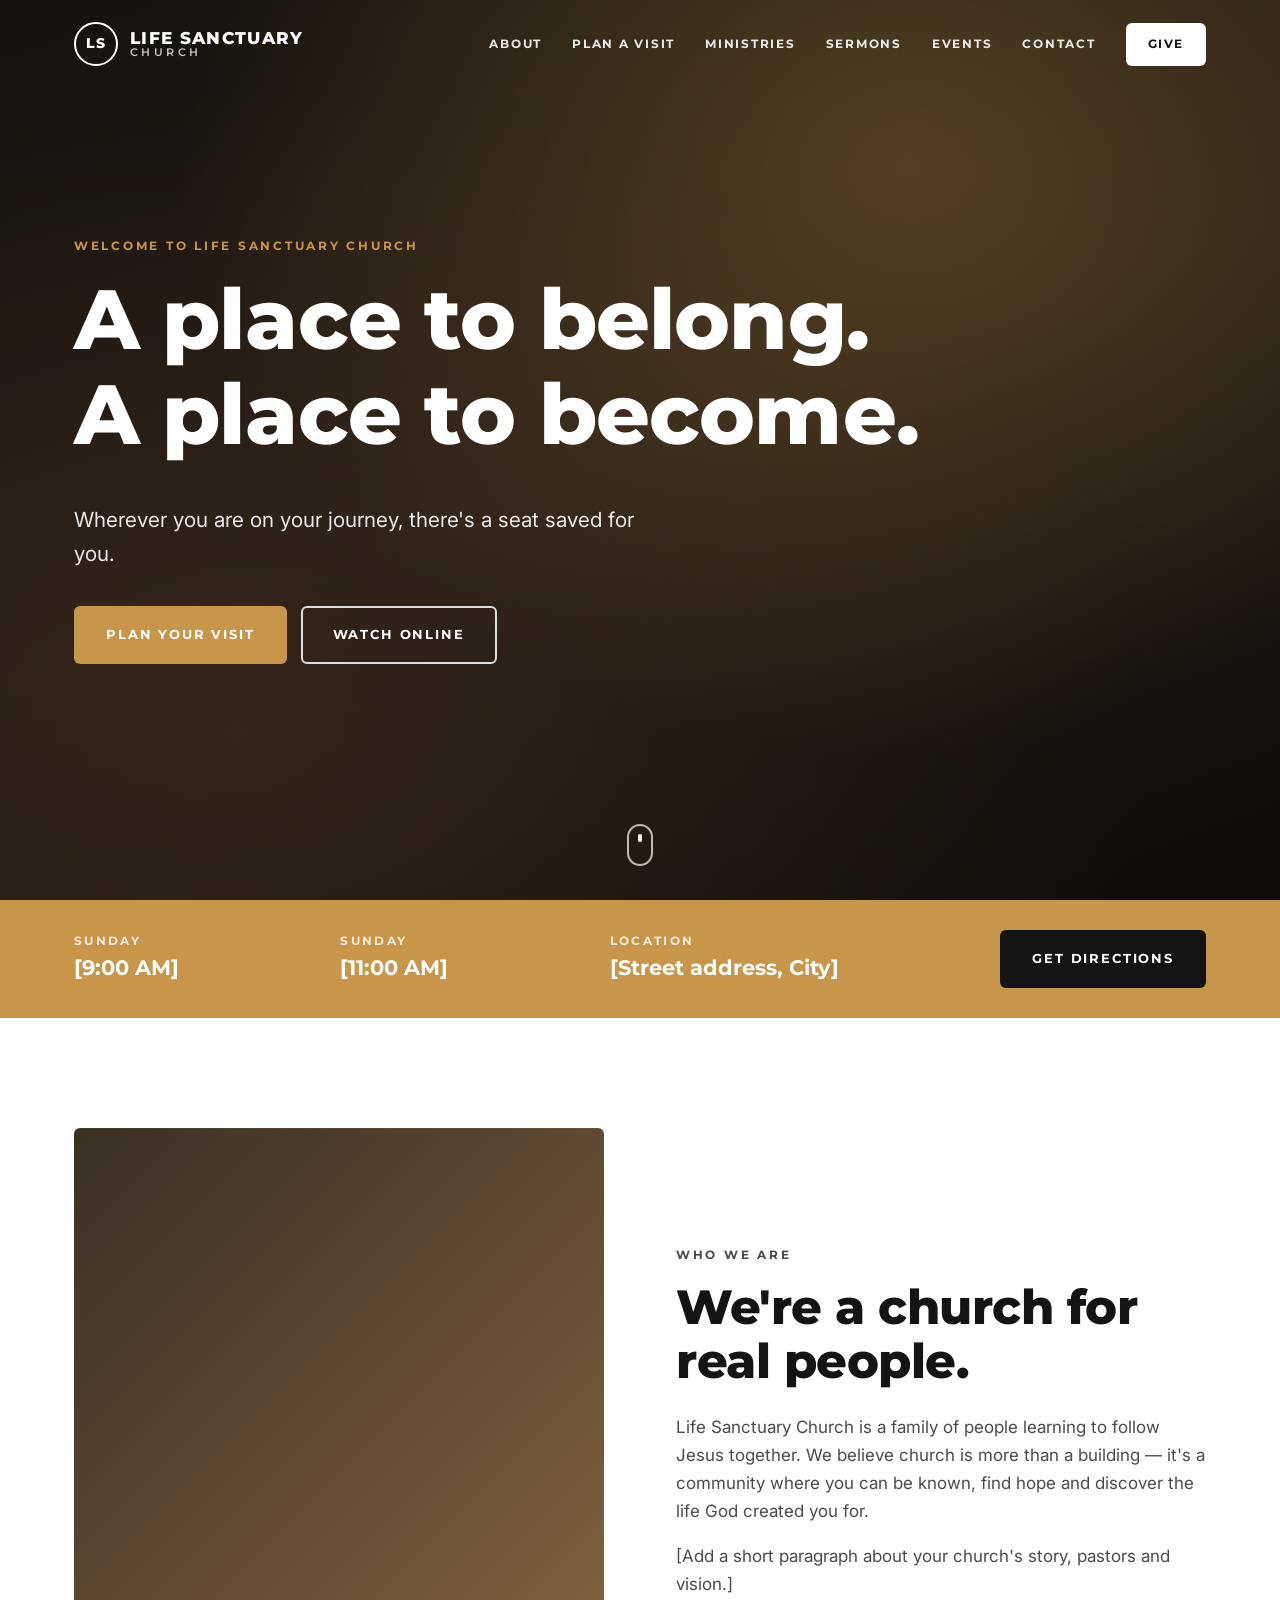
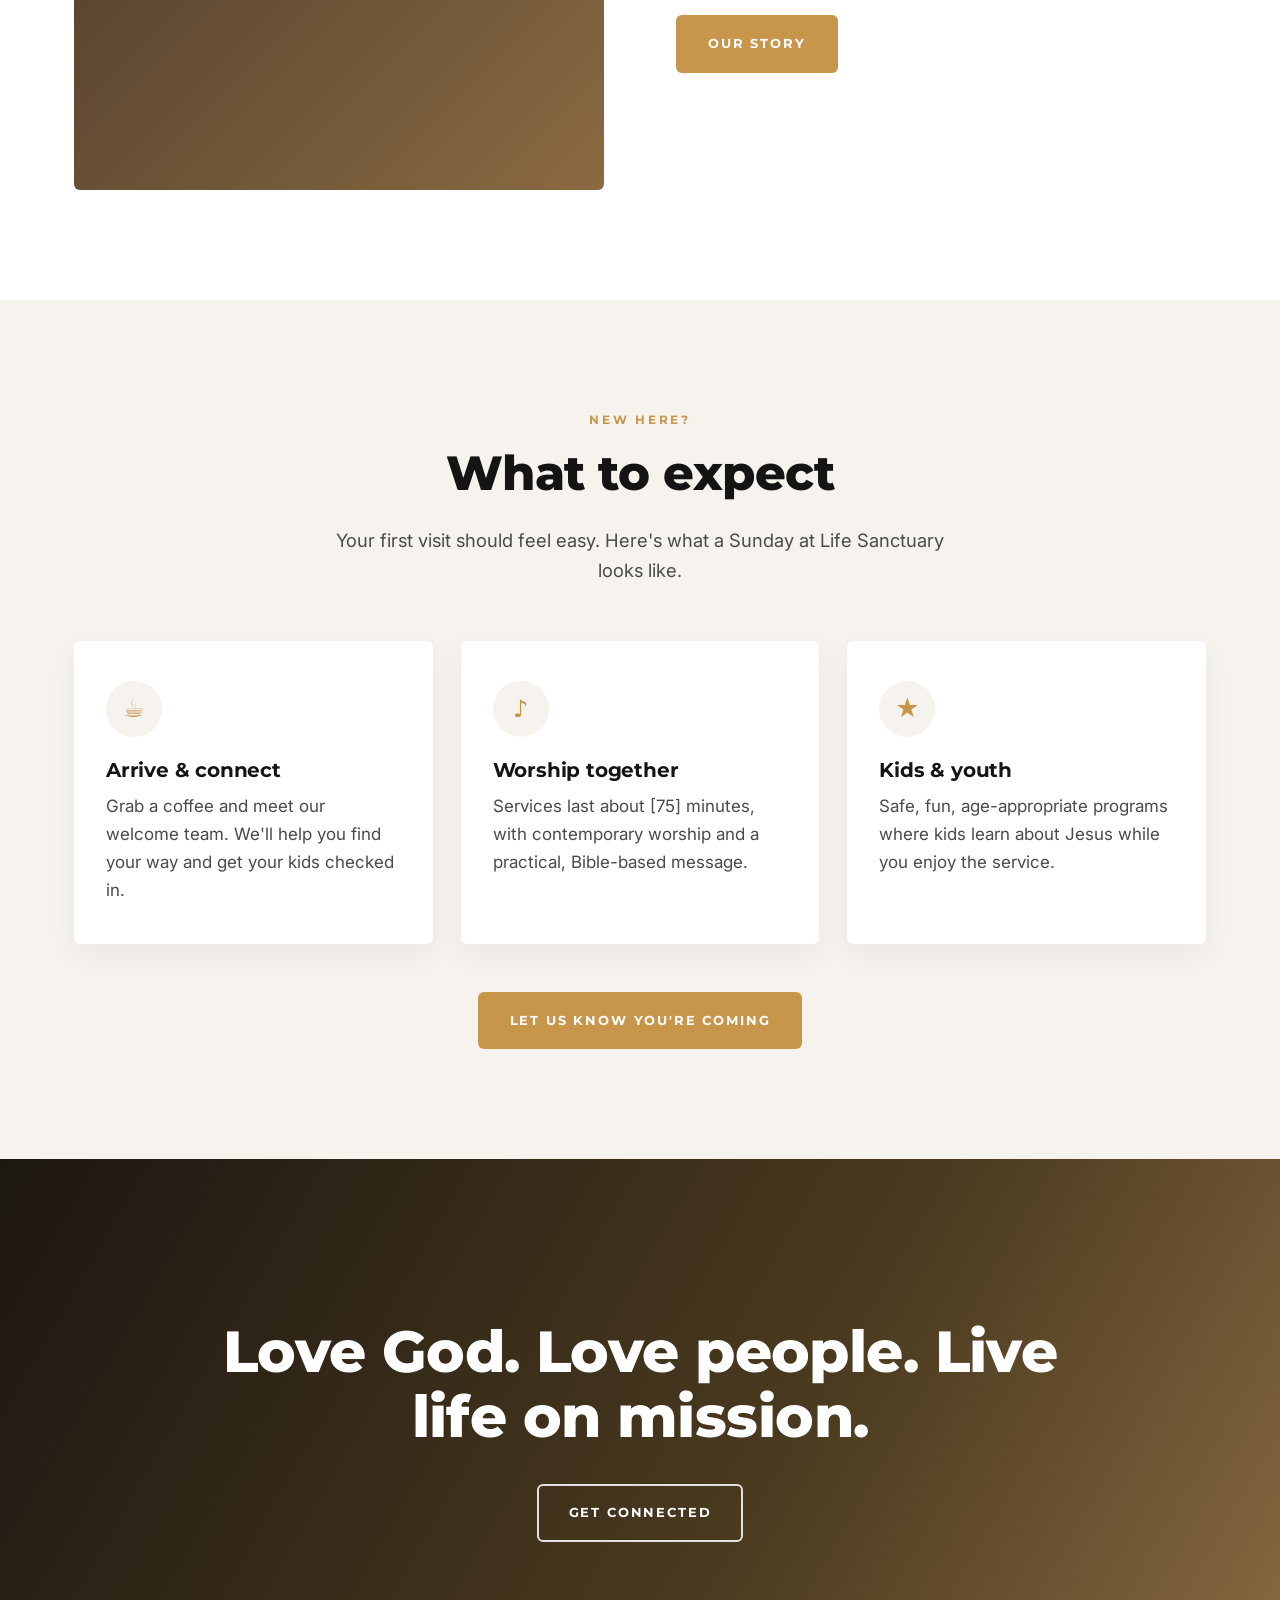
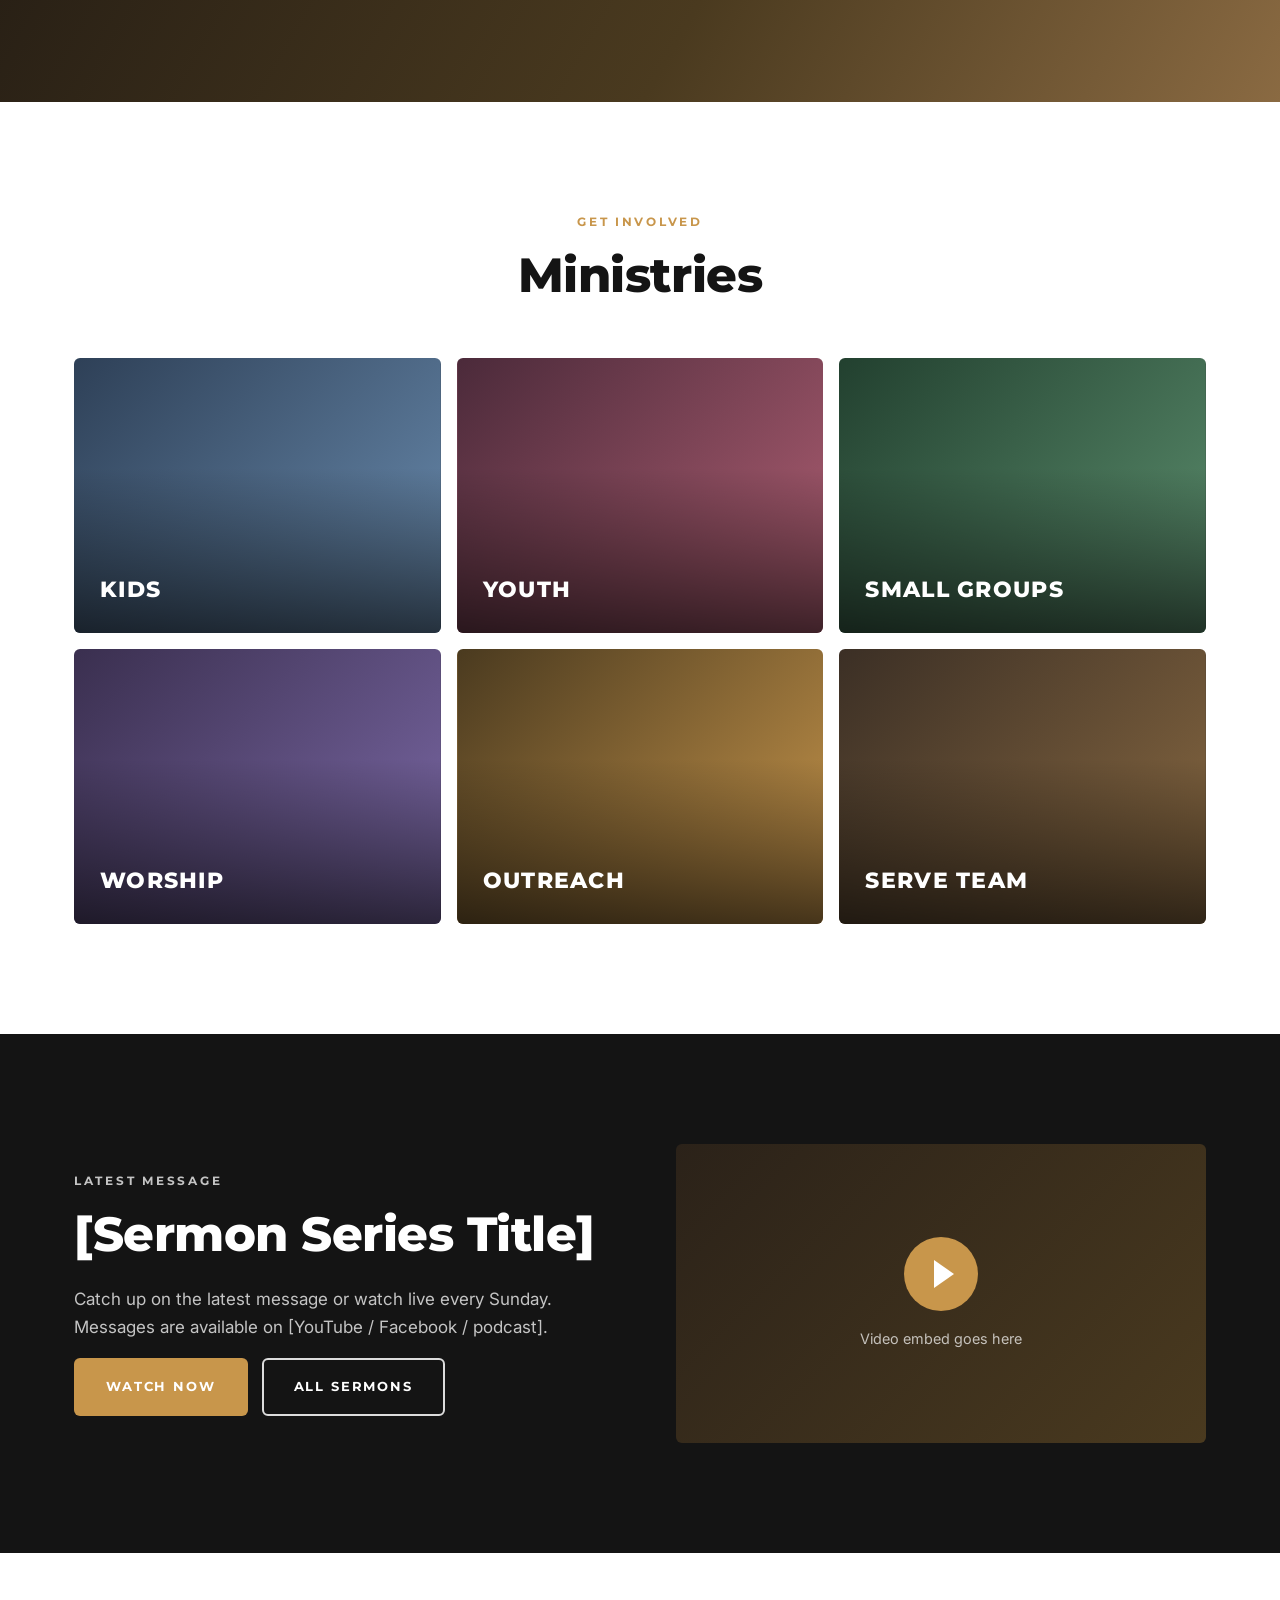
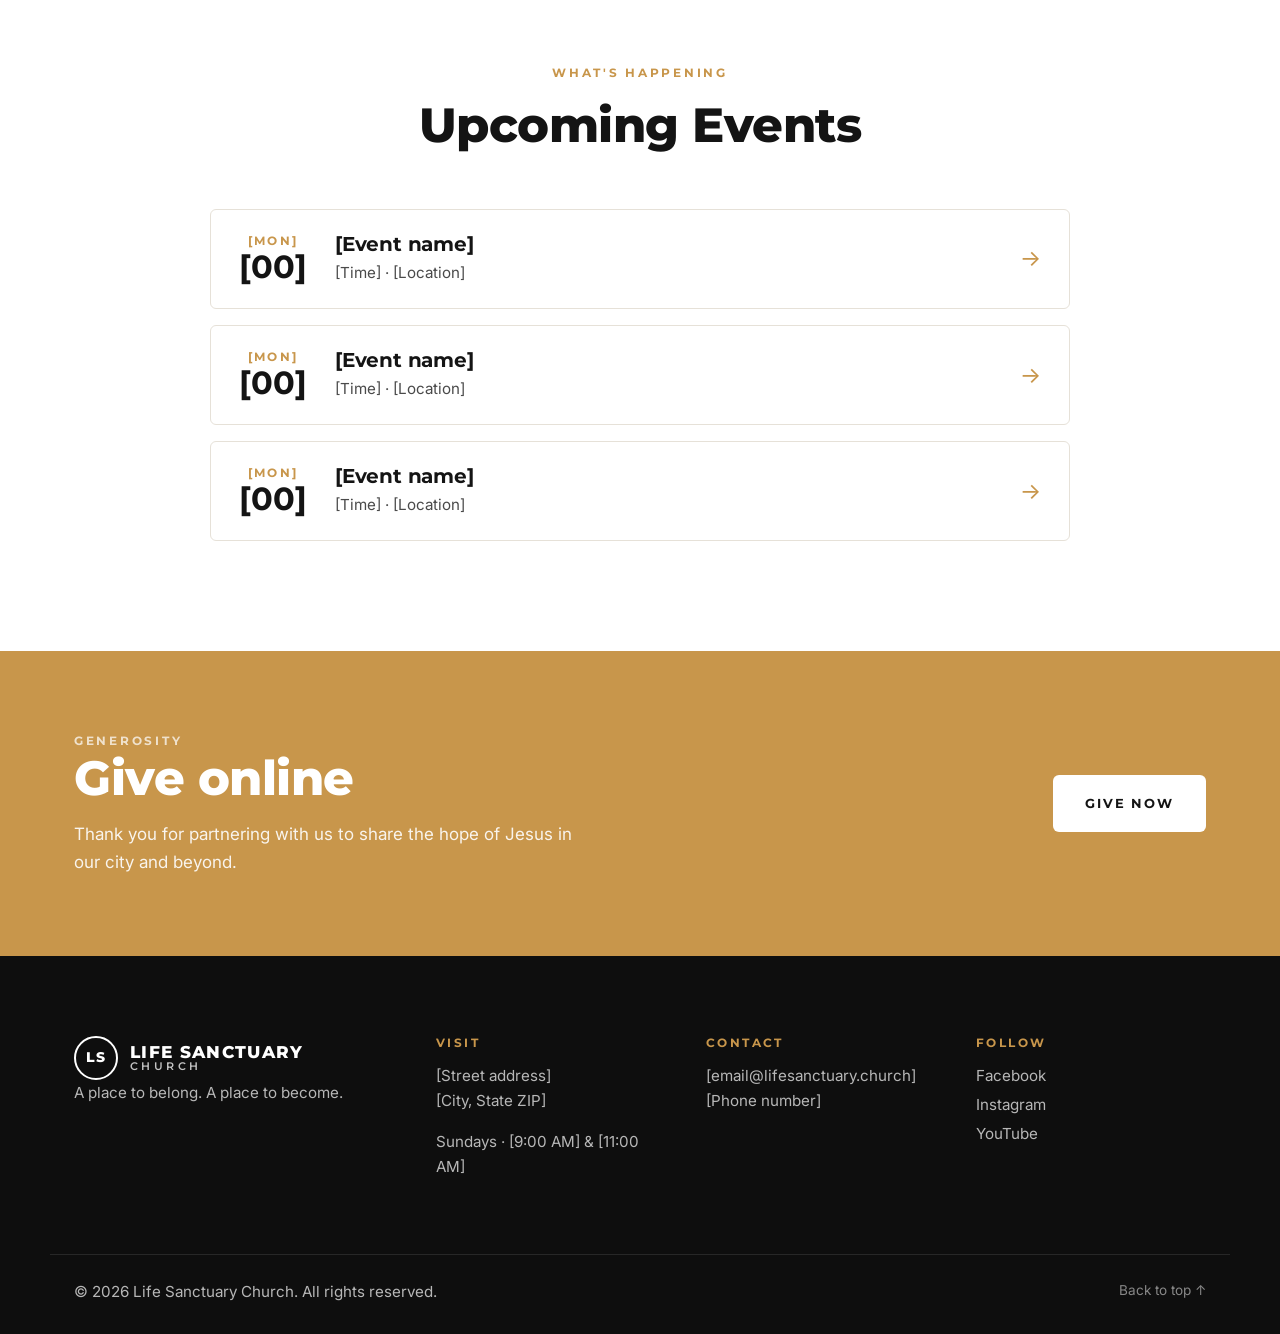
<file: lifesanctuary-site/index.html>
<!doctype html>
<html lang="en">
<head>
  <meta charset="utf-8">
  <meta name="viewport" content="width=device-width, initial-scale=1">
  <title>Life Sanctuary Church</title>
  <meta name="description" content="Life Sanctuary Church — a place to belong, grow and find life in Jesus. Plan your visit, watch online and get connected.">
  <link rel="preconnect" href="https://fonts.googleapis.com">
  <link rel="preconnect" href="https://fonts.gstatic.com" crossorigin>
  <link href="https://fonts.googleapis.com/css2?family=Inter:wght@400;500;600&family=Montserrat:wght@600;700;800&display=swap" rel="stylesheet">
  <link rel="stylesheet" href="styles.css">
</head>
<body>

  <!-- ===== Header ===== -->
  <header class="site-header" id="top">
    <div class="container header-inner">
      <a class="logo" href="#lsc" aria-label="Life Sanctuary Church home">
        <span class="logo-mark">LS</span>
        <span class="logo-text">Life Sanctuary<small>Church</small></span>
      </a>

      <nav class="main-nav" id="main-nav" aria-label="Main">
        <a href="#about">About</a>
        <a href="#visit">Plan a Visit</a>
        <a href="#ministries">Ministries</a>
        <a href="#sermons">Sermons</a>
        <a href="#events">Events</a>
        <a href="#contact">Contact</a>
        <a class="btn btn-small btn-light" href="#give">Give</a>
      </nav>

      <button class="menu-toggle" id="menu-toggle" aria-label="Open menu" aria-expanded="false" aria-controls="main-nav">
        <span></span><span></span><span></span>
      </button>
    </div>
  </header>

  <main>
    <!-- ===== Hero ===== -->
    <section class="hero" id="lsc">
      <div class="hero-bg" aria-hidden="true"></div>
      <div class="container hero-content">
        <p class="eyebrow">Welcome to Life Sanctuary Church</p>
        <h1>A place to belong.<br>A place to become.</h1>
        <p class="hero-sub">Wherever you are on your journey, there's a seat saved for you.</p>
        <div class="hero-actions">
          <a class="btn btn-primary" href="#visit">Plan Your Visit</a>
          <a class="btn btn-outline-light" href="#sermons">Watch Online</a>
        </div>
      </div>
      <a class="scroll-cue" href="#times" aria-label="Scroll to service times"></a>
    </section>

    <!-- ===== Service times strip ===== -->
    <section class="times" id="times">
      <div class="container times-inner">
        <div class="time-item">
          <span class="label">Sunday</span>
          <strong>[9:00 AM]</strong>
        </div>
        <div class="time-item">
          <span class="label">Sunday</span>
          <strong>[11:00 AM]</strong>
        </div>
        <div class="time-item">
          <span class="label">Location</span>
          <strong>[Street address, City]</strong>
        </div>
        <a class="btn btn-dark" href="#contact">Get Directions</a>
      </div>
    </section>

    <!-- ===== About / welcome ===== -->
    <section class="section split" id="about">
      <div class="container split-inner">
        <div class="split-media media media-1" role="img" aria-label="Church family gathered for worship (replace with a photo)"></div>
        <div class="split-text reveal">
          <p class="eyebrow dark">Who we are</p>
          <h2>We're a church for real people.</h2>
          <p>Life Sanctuary Church is a family of people learning to follow Jesus together. We believe church is more than a building — it's a community where you can be known, find hope and discover the life God created you for.</p>
          <p>[Add a short paragraph about your church's story, pastors and vision.]</p>
          <a class="btn btn-primary" href="#about">Our Story</a>
        </div>
      </div>
    </section>

    <!-- ===== Plan a visit ===== -->
    <section class="section visit" id="visit">
      <div class="container">
        <div class="section-head reveal">
          <p class="eyebrow dark">New here?</p>
          <h2>What to expect</h2>
          <p class="lead">Your first visit should feel easy. Here's what a Sunday at Life Sanctuary looks like.</p>
        </div>
        <div class="cards-3">
          <article class="card reveal">
            <div class="card-icon" aria-hidden="true">☕</div>
            <h3>Arrive &amp; connect</h3>
            <p>Grab a coffee and meet our welcome team. We'll help you find your way and get your kids checked in.</p>
          </article>
          <article class="card reveal">
            <div class="card-icon" aria-hidden="true">♪</div>
            <h3>Worship together</h3>
            <p>Services last about [75] minutes, with contemporary worship and a practical, Bible-based message.</p>
          </article>
          <article class="card reveal">
            <div class="card-icon" aria-hidden="true">★</div>
            <h3>Kids &amp; youth</h3>
            <p>Safe, fun, age-appropriate programs where kids learn about Jesus while you enjoy the service.</p>
          </article>
        </div>
        <div class="center">
          <a class="btn btn-primary" href="#contact">Let Us Know You're Coming</a>
        </div>
      </div>
    </section>

    <!-- ===== Full-width statement ===== -->
    <section class="statement">
      <div class="statement-bg" aria-hidden="true"></div>
      <div class="container statement-content reveal">
        <h2>Love God. Love people. Live life on mission.</h2>
        <a class="btn btn-outline-light" href="#ministries">Get Connected</a>
      </div>
    </section>

    <!-- ===== Ministries ===== -->
    <section class="section" id="ministries">
      <div class="container">
        <div class="section-head reveal">
          <p class="eyebrow dark">Get involved</p>
          <h2>Ministries</h2>
        </div>
        <div class="tiles">
          <a class="tile media media-2 reveal" href="#ministries"><span>Kids</span></a>
          <a class="tile media media-3 reveal" href="#ministries"><span>Youth</span></a>
          <a class="tile media media-4 reveal" href="#ministries"><span>Small Groups</span></a>
          <a class="tile media media-5 reveal" href="#ministries"><span>Worship</span></a>
          <a class="tile media media-6 reveal" href="#ministries"><span>Outreach</span></a>
          <a class="tile media media-1 reveal" href="#ministries"><span>Serve Team</span></a>
        </div>
      </div>
    </section>

    <!-- ===== Latest message ===== -->
    <section class="section sermons" id="sermons">
      <div class="container split-inner">
        <div class="split-text reveal">
          <p class="eyebrow">Latest message</p>
          <h2>[Sermon Series Title]</h2>
          <p>Catch up on the latest message or watch live every Sunday. Messages are available on [YouTube / Facebook / podcast].</p>
          <div class="hero-actions">
            <a class="btn btn-primary" href="#sermons">Watch Now</a>
            <a class="btn btn-outline-light" href="#sermons">All Sermons</a>
          </div>
        </div>
        <div class="video reveal">
          <!-- Replace this block with your YouTube embed iframe -->
          <div class="video-placeholder">
            <span class="play" aria-hidden="true"></span>
            <span>Video embed goes here</span>
          </div>
        </div>
      </div>
    </section>

    <!-- ===== Events ===== -->
    <section class="section" id="events">
      <div class="container">
        <div class="section-head reveal">
          <p class="eyebrow dark">What's happening</p>
          <h2>Upcoming Events</h2>
        </div>
        <div class="events">
          <article class="event reveal">
            <div class="event-date"><span>[Mon]</span><strong>[00]</strong></div>
            <div class="event-body">
              <h3>[Event name]</h3>
              <p>[Time] · [Location]</p>
            </div>
            <a class="event-link" href="#events" aria-label="Event details">→</a>
          </article>
          <article class="event reveal">
            <div class="event-date"><span>[Mon]</span><strong>[00]</strong></div>
            <div class="event-body">
              <h3>[Event name]</h3>
              <p>[Time] · [Location]</p>
            </div>
            <a class="event-link" href="#events" aria-label="Event details">→</a>
          </article>
          <article class="event reveal">
            <div class="event-date"><span>[Mon]</span><strong>[00]</strong></div>
            <div class="event-body">
              <h3>[Event name]</h3>
              <p>[Time] · [Location]</p>
            </div>
            <a class="event-link" href="#events" aria-label="Event details">→</a>
          </article>
        </div>
      </div>
    </section>

    <!-- ===== Give ===== -->
    <section class="give" id="give">
      <div class="container give-inner reveal">
        <div>
          <p class="eyebrow">Generosity</p>
          <h2>Give online</h2>
          <p>Thank you for partnering with us to share the hope of Jesus in our city and beyond.</p>
        </div>
        <a class="btn btn-light" href="#give">Give Now</a>
      </div>
    </section>
  </main>

  <!-- ===== Footer ===== -->
  <footer class="site-footer" id="contact">
    <div class="container footer-grid">
      <div>
        <a class="logo" href="#lsc">
          <span class="logo-mark">LS</span>
          <span class="logo-text">Life Sanctuary<small>Church</small></span>
        </a>
        <p class="muted">A place to belong. A place to become.</p>
      </div>
      <div>
        <h4>Visit</h4>
        <p>[Street address]<br>[City, State ZIP]</p>
        <p>Sundays · [9:00 AM] &amp; [11:00 AM]</p>
      </div>
      <div>
        <h4>Contact</h4>
        <p><a href="mailto:info@example.com">[email@lifesanctuary.church]</a><br>[Phone number]</p>
      </div>
      <div>
        <h4>Follow</h4>
        <p class="socials">
          <a href="#" aria-label="Facebook">Facebook</a>
          <a href="#" aria-label="Instagram">Instagram</a>
          <a href="#" aria-label="YouTube">YouTube</a>
        </p>
      </div>
    </div>
    <div class="container footer-bottom">
      <p>© <span id="year"></span> Life Sanctuary Church. All rights reserved.</p>
      <a href="#top">Back to top ↑</a>
    </div>
  </footer>

  <script src="script.js"></script>
</body>
</html>
</file>
<file: lifesanctuary-site/styles.css>
/* Life Sanctuary Church — modern church site styles
   Swap the colors below to match your brand. */
:root {
  --brand: #c8964b;        /* warm gold accent */
  --brand-dark: #a87a35;
  --ink: #141414;
  --ink-soft: #4a4a4a;
  --paper: #ffffff;
  --paper-alt: #f6f3ee;
  --line: #e6e1d8;
  --radius: 6px;
  --container: 1180px;
  --head-font: "Montserrat", system-ui, sans-serif;
  --body-font: "Inter", system-ui, sans-serif;
}

*, *::before, *::after { box-sizing: border-box; }
html { scroll-behavior: smooth; }
body {
  margin: 0;
  font-family: var(--body-font);
  font-size: 17px;
  line-height: 1.65;
  color: var(--ink);
  background: var(--paper);
  -webkit-font-smoothing: antialiased;
}
img { max-width: 100%; display: block; }
a { color: inherit; }

h1, h2, h3, h4 {
  font-family: var(--head-font);
  line-height: 1.12;
  margin: 0 0 .5em;
  letter-spacing: -.01em;
}
h1 { font-size: clamp(2.5rem, 7vw, 5.25rem); font-weight: 800; }
h2 { font-size: clamp(1.9rem, 4vw, 3rem); font-weight: 800; }
h3 { font-size: 1.25rem; font-weight: 700; }
p  { margin: 0 0 1em; }

.container { width: 100%; max-width: var(--container); margin: 0 auto; padding: 0 24px; }
@media (max-width: 600px) { .container { padding: 0 16px; } }

.eyebrow {
  font-family: var(--head-font);
  font-size: .78rem;
  font-weight: 700;
  letter-spacing: .22em;
  text-transform: uppercase;
  color: var(--brand);
  margin-bottom: 1rem;
}
.lead { font-size: 1.15rem; color: var(--ink-soft); max-width: 640px; margin: 0 auto; }
.muted { color: rgba(255,255,255,.6); }
.center { text-align: center; margin-top: 48px; }

/* ===== Buttons ===== */
.btn {
  display: inline-block;
  font-family: var(--head-font);
  font-size: .82rem;
  font-weight: 700;
  letter-spacing: .14em;
  text-transform: uppercase;
  text-decoration: none;
  padding: 16px 30px;
  border-radius: var(--radius);
  border: 2px solid transparent;
  transition: background .2s, color .2s, border-color .2s, transform .2s;
}
.btn:hover { transform: translateY(-2px); }
.btn-small { padding: 10px 20px; font-size: .72rem; }
.btn-primary { background: var(--brand); color: #fff; }
.btn-primary:hover { background: var(--brand-dark); }
.btn-dark { background: var(--ink); color: #fff; }
.btn-light { background: #fff; color: var(--ink); }
.btn-outline-light { border-color: rgba(255,255,255,.85); color: #fff; }
.btn-outline-light:hover { background: #fff; color: var(--ink); }

/* ===== Header ===== */
.site-header {
  position: fixed; inset: 0 0 auto 0; z-index: 50;
  padding: 22px 0;
  color: #fff;
  transition: background .3s, padding .3s, box-shadow .3s, color .3s;
}
.site-header.scrolled {
  background: rgba(255,255,255,.97);
  color: var(--ink);
  padding: 12px 0;
  box-shadow: 0 2px 20px rgba(0,0,0,.08);
}
.site-header.scrolled .btn-light { background: var(--ink); color: #fff; }
.header-inner { display: flex; align-items: center; justify-content: space-between; gap: 24px; }

.logo { display: flex; align-items: center; gap: 12px; text-decoration: none; }
.logo-mark {
  display: grid; place-items: center;
  width: 44px; height: 44px; border-radius: 50%;
  border: 2px solid currentColor;
  font-family: var(--head-font); font-weight: 800; font-size: .9rem; letter-spacing: .05em;
}
.logo-text {
  font-family: var(--head-font); font-weight: 800; font-size: 1.05rem;
  text-transform: uppercase; letter-spacing: .08em; line-height: 1.1;
}
.logo-text small { display: block; font-weight: 600; font-size: .68rem; letter-spacing: .32em; opacity: .75; }

.main-nav { display: flex; align-items: center; gap: 30px; }
.main-nav a:not(.btn) {
  font-family: var(--head-font);
  font-size: .78rem; font-weight: 700;
  letter-spacing: .14em; text-transform: uppercase;
  text-decoration: none; opacity: .9;
  position: relative;
}
.main-nav a:not(.btn)::after {
  content: ""; position: absolute; left: 0; right: 0; bottom: -6px;
  height: 2px; background: var(--brand);
  transform: scaleX(0); transition: transform .25s;
}
.main-nav a:not(.btn):hover::after { transform: scaleX(1); }

.menu-toggle {
  display: none; background: none; border: 0; cursor: pointer;
  width: 44px; height: 44px; padding: 10px; color: inherit;
}
.menu-toggle span { display: block; height: 2px; background: currentColor; margin: 5px 0; transition: transform .3s, opacity .3s; }
.menu-open .menu-toggle span:nth-child(1) { transform: translateY(7px) rotate(45deg); }
.menu-open .menu-toggle span:nth-child(2) { opacity: 0; }
.menu-open .menu-toggle span:nth-child(3) { transform: translateY(-7px) rotate(-45deg); }

@media (max-width: 960px) {
  .menu-toggle { display: block; position: relative; z-index: 60; }
  .main-nav {
    position: fixed; inset: 0;
    flex-direction: column; justify-content: center; gap: 28px;
    background: var(--ink); color: #fff;
    opacity: 0; pointer-events: none; transition: opacity .3s;
  }
  .main-nav a:not(.btn) { font-size: 1.1rem; }
  .menu-open .main-nav { opacity: 1; pointer-events: auto; }
  .menu-open .site-header { color: #fff; }
  .menu-open .site-header.scrolled { background: transparent; box-shadow: none; }
}

/* ===== Image placeholders (replace with real photos) =====
   e.g. .media-1 { background-image: url("images/worship.jpg"); } */
.media { background-color: #333; background-size: cover; background-position: center; }
.media-1 { background-image: linear-gradient(135deg, #3b2f25, #8a6a42); }
.media-2 { background-image: linear-gradient(135deg, #2e4057, #6a8caf); }
.media-3 { background-image: linear-gradient(135deg, #4b2a3a, #b05f73); }
.media-4 { background-image: linear-gradient(135deg, #22402f, #5c8f6e); }
.media-5 { background-image: linear-gradient(135deg, #3a2f4f, #7d6aa8); }
.media-6 { background-image: linear-gradient(135deg, #4a3a1f, #c8964b); }

/* ===== Hero ===== */
.hero {
  position: relative; min-height: 100vh; min-height: 100svh;
  display: flex; align-items: center;
  color: #fff; overflow: hidden;
}
.hero-bg {
  position: absolute; inset: 0;
  /* Replace with: url("images/hero.jpg") center/cover, or a background <video> */
  background:
    radial-gradient(ellipse at 70% 20%, rgba(200,150,75,.45), transparent 55%),
    radial-gradient(ellipse at 20% 80%, rgba(90,60,40,.6), transparent 60%),
    linear-gradient(160deg, #1d1712 0%, #2b2219 50%, #110d0a 100%);
  transform: scale(1.05);
  animation: slowzoom 20s ease-in-out infinite alternate;
}
.hero-bg::after { content: ""; position: absolute; inset: 0; background: rgba(0,0,0,.25); }
@keyframes slowzoom { to { transform: scale(1.15); } }
.hero-content { position: relative; z-index: 1; padding-top: 120px; padding-bottom: 120px; }
.hero h1 { max-width: 900px; }
.hero-sub { font-size: clamp(1.05rem, 2vw, 1.3rem); max-width: 560px; opacity: .9; margin-bottom: 2.2rem; }
.hero-actions { display: flex; flex-wrap: wrap; gap: 14px; }

.scroll-cue {
  position: absolute; left: 50%; bottom: 34px; z-index: 1;
  width: 26px; height: 42px; margin-left: -13px;
  border: 2px solid rgba(255,255,255,.7); border-radius: 14px;
}
.scroll-cue::after {
  content: ""; position: absolute; left: 50%; top: 8px;
  width: 4px; height: 8px; margin-left: -2px; border-radius: 2px;
  background: #fff; animation: cue 1.6s infinite;
}
@keyframes cue { to { transform: translateY(14px); opacity: 0; } }

/* ===== Service times ===== */
.times { background: var(--brand); color: #fff; padding: 30px 0; }
.times-inner { display: flex; align-items: center; justify-content: space-between; flex-wrap: wrap; gap: 24px; }
.time-item .label {
  display: block; font-family: var(--head-font); font-size: .72rem; font-weight: 700;
  letter-spacing: .2em; text-transform: uppercase; opacity: .8;
}
.time-item strong { font-family: var(--head-font); font-size: 1.3rem; }

/* ===== Sections ===== */
.section { padding: 110px 0; }
@media (max-width: 700px) { .section { padding: 72px 0; } }
.section-head { text-align: center; margin-bottom: 56px; }

.split-inner { display: grid; grid-template-columns: 1fr 1fr; gap: 72px; align-items: center; }
.split-media { aspect-ratio: 4 / 5; border-radius: var(--radius); }
.split-text p { color: var(--ink-soft); }
@media (max-width: 860px) {
  .split-inner { grid-template-columns: 1fr; gap: 40px; }
  .split-media { aspect-ratio: 16 / 10; }
}

.visit { background: var(--paper-alt); }
.cards-3 { display: grid; grid-template-columns: repeat(3, 1fr); gap: 28px; }
@media (max-width: 860px) { .cards-3 { grid-template-columns: 1fr; } }
.card {
  background: #fff; padding: 40px 32px; border-radius: var(--radius);
  box-shadow: 0 10px 30px rgba(0,0,0,.05);
}
.card p { color: var(--ink-soft); margin: 0; }
.card-icon {
  width: 56px; height: 56px; border-radius: 50%;
  display: grid; place-items: center;
  background: var(--paper-alt); color: var(--brand);
  font-size: 1.5rem; margin-bottom: 22px;
}

/* ===== Statement ===== */
.statement { position: relative; padding: 160px 0; color: #fff; text-align: center; overflow: hidden; }
.statement-bg {
  position: absolute; inset: 0;
  background: linear-gradient(120deg, #1d1712, #4a3a1f 60%, #8a6a42);
}
.statement-content { position: relative; }
.statement h2 { max-width: 860px; margin: 0 auto 36px; font-size: clamp(2rem, 5vw, 3.6rem); }

/* ===== Ministry tiles ===== */
.tiles { display: grid; grid-template-columns: repeat(3, 1fr); gap: 16px; }
@media (max-width: 860px) { .tiles { grid-template-columns: repeat(2, 1fr); } }
@media (max-width: 520px) { .tiles { grid-template-columns: 1fr; } }
.tile {
  position: relative; aspect-ratio: 4 / 3; border-radius: var(--radius);
  overflow: hidden; display: flex; align-items: flex-end;
  text-decoration: none; color: #fff;
}
.tile::before {
  content: ""; position: absolute; inset: 0;
  background: linear-gradient(to top, rgba(0,0,0,.65), transparent 60%);
  transition: background .3s;
}
.tile:hover::before { background: rgba(0,0,0,.45); }
.tile span {
  position: relative; padding: 26px;
  font-family: var(--head-font); font-weight: 800; font-size: 1.35rem;
  letter-spacing: .06em; text-transform: uppercase;
}
.tile span::after { content: " →"; opacity: 0; transition: opacity .3s; }
.tile:hover span::after { opacity: 1; }

/* ===== Sermons ===== */
.sermons { background: var(--ink); color: #fff; }
.sermons .split-text p { color: rgba(255,255,255,.75); }
.video { aspect-ratio: 16 / 9; border-radius: var(--radius); overflow: hidden; }
.video iframe { width: 100%; height: 100%; border: 0; }
.video-placeholder {
  width: 100%; height: 100%;
  display: flex; flex-direction: column; align-items: center; justify-content: center; gap: 16px;
  background: linear-gradient(135deg, #2b2219, #4a3a1f);
  color: rgba(255,255,255,.7); font-size: .9rem;
}
.play {
  width: 74px; height: 74px; border-radius: 50%; background: var(--brand);
  position: relative;
}
.play::after {
  content: ""; position: absolute; left: 30px; top: 23px;
  border-left: 20px solid #fff; border-top: 14px solid transparent; border-bottom: 14px solid transparent;
}

/* ===== Events ===== */
.events { display: grid; gap: 16px; max-width: 860px; margin: 0 auto; }
.event {
  display: flex; align-items: center; gap: 28px;
  padding: 22px 28px; border: 1px solid var(--line); border-radius: var(--radius);
  transition: border-color .2s, box-shadow .2s;
}
.event:hover { border-color: var(--brand); box-shadow: 0 8px 24px rgba(0,0,0,.06); }
.event-date { text-align: center; min-width: 64px; font-family: var(--head-font); }
.event-date span { display: block; font-size: .72rem; font-weight: 700; letter-spacing: .2em; text-transform: uppercase; color: var(--brand); }
.event-date strong { font-size: 2rem; line-height: 1; }
.event-body { flex: 1; }
.event-body h3 { margin-bottom: 4px; }
.event-body p { margin: 0; color: var(--ink-soft); font-size: .95rem; }
.event-link { font-size: 1.4rem; text-decoration: none; color: var(--brand); }
@media (max-width: 520px) { .event { gap: 16px; padding: 18px; } }

/* ===== Give ===== */
.give { background: var(--brand); color: #fff; padding: 80px 0; }
.give .eyebrow { color: rgba(255,255,255,.8); }
.give-inner { display: flex; align-items: center; justify-content: space-between; gap: 32px; flex-wrap: wrap; }
.give h2 { margin-bottom: .3em; }
.give p { margin: 0; opacity: .9; max-width: 520px; }

/* ===== Footer ===== */
.site-footer { background: #0e0e0e; color: #fff; padding: 80px 0 30px; }
.footer-grid { display: grid; grid-template-columns: 1.4fr 1fr 1fr 1fr; gap: 40px; }
@media (max-width: 860px) { .footer-grid { grid-template-columns: 1fr 1fr; } }
@media (max-width: 520px) { .footer-grid { grid-template-columns: 1fr; } }
.site-footer h4 {
  font-size: .75rem; letter-spacing: .2em; text-transform: uppercase;
  color: var(--brand); margin-bottom: 14px;
}
.site-footer p { color: rgba(255,255,255,.7); font-size: .95rem; }
.site-footer a { text-decoration: none; }
.site-footer a:hover { color: var(--brand); }
.socials { display: flex; flex-direction: column; gap: 4px; }
.footer-bottom {
  display: flex; justify-content: space-between; flex-wrap: wrap; gap: 12px;
  margin-top: 60px; padding-top: 24px; border-top: 1px solid rgba(255,255,255,.1);
  font-size: .85rem; color: rgba(255,255,255,.5);
}
.footer-bottom p { margin: 0; }

/* ===== Scroll reveal ===== */
.reveal { opacity: 0; transform: translateY(28px); transition: opacity .8s ease, transform .8s ease; }
.reveal.visible { opacity: 1; transform: none; }
.no-js .reveal { opacity: 1; transform: none; }

@media (prefers-reduced-motion: reduce) {
  html { scroll-behavior: auto; }
  .hero-bg, .scroll-cue::after { animation: none; }
  .reveal { opacity: 1; transform: none; transition: none; }
}
</file>
